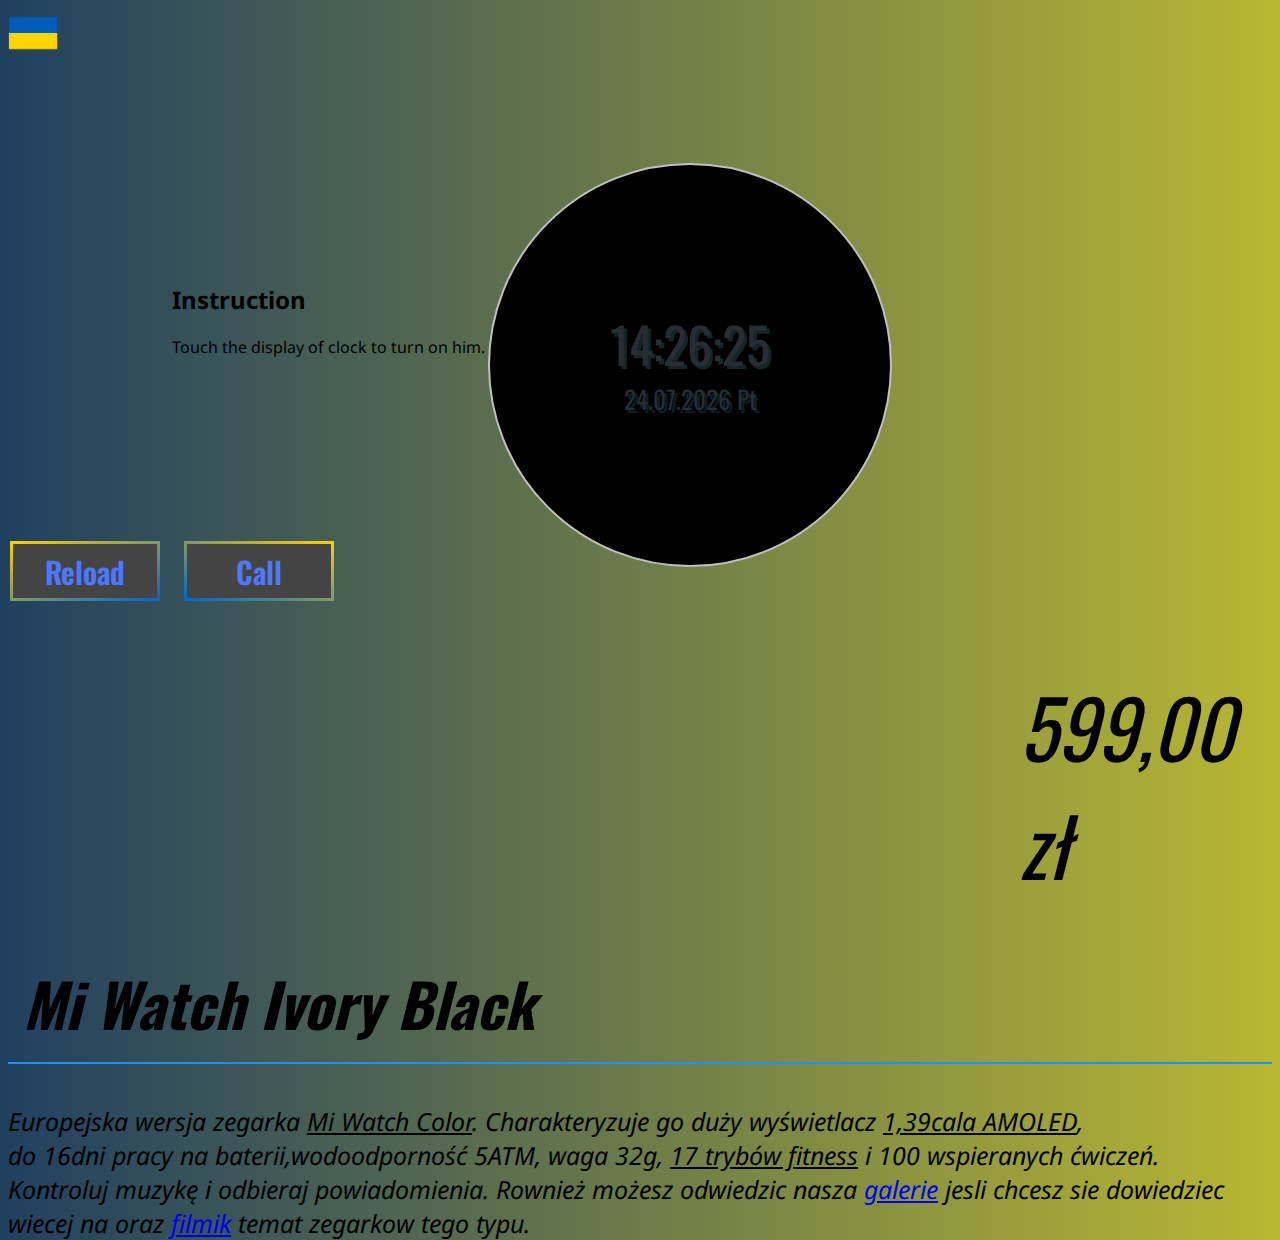
<file: index.html>
<!DOCTYPE html>
<html lang="pl">
<head>
    <meta charset="UTF-8">
    <link rel="stylesheet" href="style.css" >
    <link rel="stylesheet" href="https://fonts.googleapis.com/css?family=Oswald|Noto+Sans">
    <link rel="stylesheet" href="https://cdnjs.cloudflare.com/ajax/libs/font-awesome/4.7.0/css/font-awesome.min.css">
    <link rel="icon" type="image/x-icon" href="download.png">
    <title>Mi Watch Ivory Black</title>
</head>
<body>
    <div id="container" style="margin-left:auto;margin-right:auto;width:auto;">

        <div class="ukraine"><a id="charity" href="https://www.ukraine.who.foundation/ru/?gclid=Cj0KCQiAi8KfBhCuARIsADp-A56WwNrB4jdzyWGGTOybOWQdkjB_M7dh07KuW6KSDEngB0atpvkyrMUaAnWHEALw_wcB"><img src="flag.png" id="flag"></a> </div>
        
<div class="text" id="text">
        <h2 >Instruction</h2>
        <p>Touch the display of clock to turn on him.</p>
        </div>
        
        <div class="miband" id="miband" onclick="miband()" >
            
        <div id="puls"><img src="band1.png"></div>
        
        <i class="fa fa-cc-visa" style="font-size:18px;" id="credit-card"></i>
        <i class="fa fa-battery-2" style="font-size:18px;float:left;" id="battery-2"></i>
        <i class="fa fa-commenting-o" style="font-size:18px;float:left;" id="commenting"></i>
        <i class="fa fa-gears" style="font-size:18px;float:left;" id="gears"></i>
        <div class="dataiZegar" id="dataandzegar">
        <div id="zegar"></div>  
        <div id="data"></div>
        </div>
        <div id="steps"><img src="band2.png"></div> 
 <div id="buttons" >
        <button  class="btn-gradient" onclick="load()" id="b1">Reload
        <span class="tooltiptext" >Reload webpage</span>
        </button>
        <button  class="btn-gradient-2" onclick="img()" id="b2">Call
        <span class="tooltiptext">Call to Mike Smith</span>
        </button>
        </div> 
        </div>
        <div class="tekst"> <div id="cena">599,00 zł</div>
        <h1 style=" border-bottom: 2px solid #1e90ff;padding:15px; ">Mi Watch Ivory Black</h1>
        <p style="font-size:25px;">
                Europejska wersja zegarka <u>Mi Watch Color</u>. Charakteryzuje go duży wyświetlacz <u>1,39cala AMOLED</u>, <br>do 16dni pracy na baterii,wodoodporność 5ATM, waga 32g, 
                 <u>17 trybów fitness</u> i 100 wspieranych ćwiczeń. <br>Kontroluj muzykę i odbieraj powiadomienia.
                 Rownież możesz odwiedzic nasza <a href="galeria.html">galerie</a> jesli chcesz sie dowiedziec wiecej na oraz  <a id="film" href="filmik.html">filmik</a> temat zegarkow tego typu.
            </p>
        </div>
    </div>
    <script src="script.js"></script>
</body>
</html>
</file>
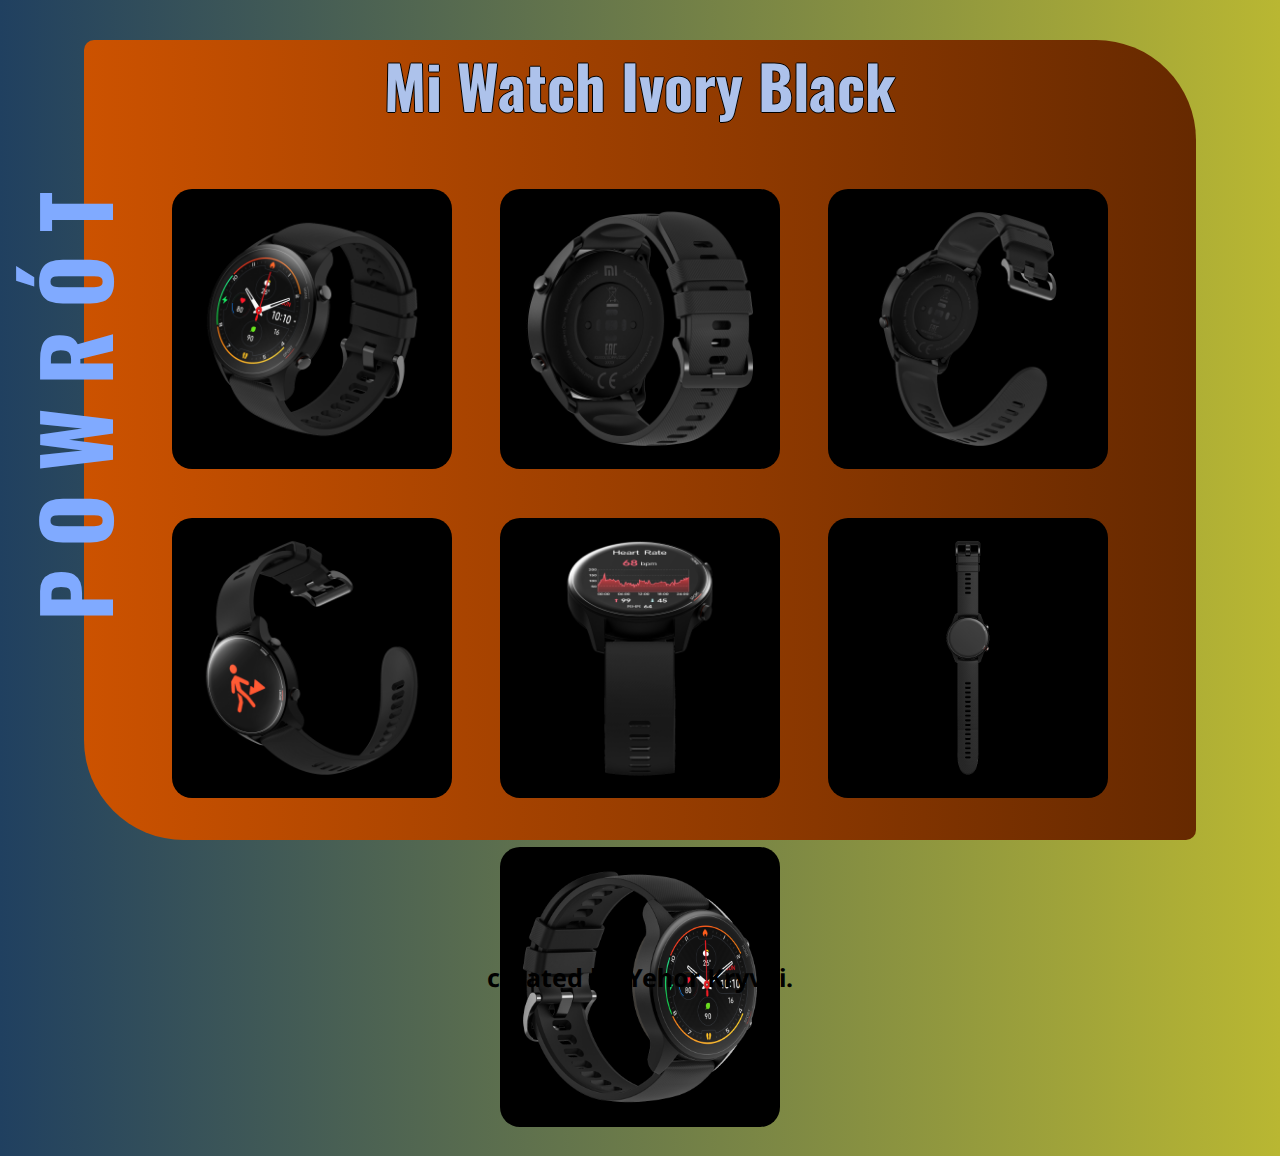
<file: galeria.html>
<!DOCTYPE html>
<html lang="pl">
<head>
    <meta charset="UTF-8">
    <link rel="stylesheet" href="style.css" >
    <link rel="stylesheet" href="https://fonts.googleapis.com/css?family=Oswald|Noto+Sans">
    <link rel="stylesheet" href="https://fonts.googleapis.com/icon?family=Material+Icons">
    <link rel="icon" type="image/x-icon" href="download.png">
    <title>Mi Watch Ivory Black ~Galery~</title>
</head>
<body>
    <div id="container" >
        <div class="powrot" id="powrot"><a id="a5" href="index.html">P O W R Ó T</a></div>
    <div class="galeria" id="galeria1">
<h1 id="h1galery">Mi Watch Ivory Black</h1>
<a href="clock1.png"> <img src="clock1.png" id="a1"></a>
<a href="clock2.png"> <img src="clock2.png" id="a1"></a>
<a href="clock3.png"> <img src="clock3.png" id="a1"></a>
<a href="clock4.png"> <img src="clock4.png" id="a1"></a>
<a href="clock5.png"> <img src="clock5.png" id="a1"></a>
<a href="clock6.png"> <img src="clock6.png" id="a1"></a>
<a href="clock7.png"> <img src="clock7.png" id="a1"></a>
        </div>
    <div id="created">created by Yehor Kryvoi.</div>
    </div>
    <script src="script.js"></script>
</body>
</html>
</file>
<file: style.css>
*
body{
background-image:linear-gradient(to  right ,#204060 ,#b9b732);
font-family: "Noto Sans", sans-serif;
text-decoration-skip-ink: auto;
}

.miband{
font-family: Oswald, sans-serif;
width:400px;
height:400px;
margin:100px;
margin-left:38%;
background-color:black;
border:2px solid;
border-color:silver;
border-radius:50%;
}
#zegar{
  color:#272d33;
  font-size:50px; 
}
#data{
  color:#272d33;
  font-size:25px;
}
#dataandzegar{
color:white;
text-align:center;
}
#steps{
visibility:hidden;
padding-top:30px;
margin-left:40%;
border-radius:50%
}
#puls{
visibility:hidden;
padding-top:30px;
margin-left:40%;
border-radius:50%
}
h1{
    font-size:60px;
    Font-family:Oswald, sans-serif;
}
.tekst{
    width:100%;
    height:300px;
    font-style: oblique;
}
#cena{
    font-size:80px;
    margin-left:80%;
    font-family:Oswald, sans-serif;
}
.btn-gradient {
    width:150px;
    height:60px;
    border-width: 3px;
    border-style: solid;
    background-color:#444444;
    border-image: linear-gradient(to bottom right, #FFCC00,#0066CC ) 1;
    font-family:Oswald, sans-serif;
    font-weight: 600;
    color:#4d79ff; 
    font-size:30px;
} 
.btn-gradient-2 {
    width:150px;
    height:60px;
    border-width: 3px;
    border-style: solid;
    background-color:#444444;
    border-image: linear-gradient(to bottom left, #FFCC00 ,#0066CC) 1;
    margin-left:20px;
    font-weight: 600; 
    font-family:Oswald, sans-serif;
    color:#4d79ff;  
    font-size:30px;
}

#buttons{
  width:auto;
  height:auto;
margin-left: -120%;
}
  .tooltiptext {
    visibility: hidden;
    width:auto;
    background-color: #333333;
    color: #fff;
    border-radius: 5px;
    padding: 10px 0;
    position: absolute;
    z-index: 1;
  }
  button:hover  .tooltiptext{
    font-size:25px;
    cursor:pointer;
    visibility: visible;
  }
 .text{
float:left;
padding-top:200px;
margin-left:13%;
 }
 #flag{
  width:50px;
 }
 .galeria{ 
  background-image:linear-gradient(to right,#cc5200,#662900);
  text-align:center;
  margin-left:6%;
  width:88%;
  height:800px;;
  color: #adc2eb;
  border-radius:10px 100px;
 }
#galeria1{
  text-shadow: 0 0 5px #204070, 0 0 7px #444444;
  font-size:30px;
}
 #a1{
width:280px;
height:280px;
margin:20px;
border-radius:20px;
 }
 #a1:hover{
cursor:pointer;
transform:scale(1.03);
 }
.powrot{
padding-top:300px;
float:left;
margin-left:-150px;
}
#a5{
position: absolute;
text-decoration: none;
Color:#80aaff;
visibility: visible;
font-size:90px;
font-family:Oswald, sans-serif;
font-weight: 900;
font-style:normal;
transform:rotateZ(270deg);
}
#a5:hover{
cursor:pointer;
border-left:10px solid  transparent;
border-color:#FFCC00
}
#charity{
text-decoration: none;
}
#a6{
position: absolute;
text-decoration: none;
Color: #8cff1a;
visibility: visible;
font-size:90px;
font-family:Oswald, sans-serif;
font-weight: 900;
font-style:normal;
transform:rotateZ(270deg);
}
#a6:hover{
cursor:pointer;
border-left:10px solid transparent;
border-color:#FFCC00;
}
 #created{
padding-top:120px;
text-align:center;
font-size:25px;
font-weight: bold;
 }
 #film{
  font-style:oblique;
}
#video{
width:600px;
border-radius:30px;
margin-left:50px;
}
#p{
  text-align:center;
  font-weight: 600;
  color:#8cff1a;
}
.filmik{
float:left;
margin:150px;
width:700px;;
background-image:linear-gradient(to right,  #1f2e2e, #669999);
margin-left:30%;
height:420px;
border:2px solid;
border-color:#d1e0e0;
border-radius:50px 15px ;
}
#video:hover{
  cursor:pointer;
  transform:scale(1.01); 
}
#battery-2{
  visibility: hidden;
 margin-left:70px;
  color:white;
}
#credit-card{
  visibility: hidden;
  color:white;
  margin-left:10px;
}
#commenting{
  visibility: hidden;
  color:white;
  margin-left:10px;
}
#gears{
  visibility: hidden;
  color:white;
  margin-left:10px;
}
#likedislike{
  color:#1f7a1f;
  padding-top:50px;
  text-align:none;
font-size:170px;
width:max-content;
height:fit-content;
margin-left:80px;
}
#like:hover{
  transition: all 10s;
  transform:scale(1.03);
}
#dislike{
  color:#990000;
  margin-left:250px;
}
#dislike:hover{
  transition: all 10s;
  transform:scale(1.03);
  transition: ease 2s;
}
#h1galery{
  text-shadow: -1px 0 black, 0 1px black, 1px 0 black, 0 -1px black;
}
#amoleddiv{
  padding-top:300px;
  position:relative;
  margin-left:9%;
}
#amoledimg{
border-radius:10px;
width:1500px;
height:600px
}
#h2{
font-size:30px;
color:#fff;
margin-left:200px;
}
</file>
